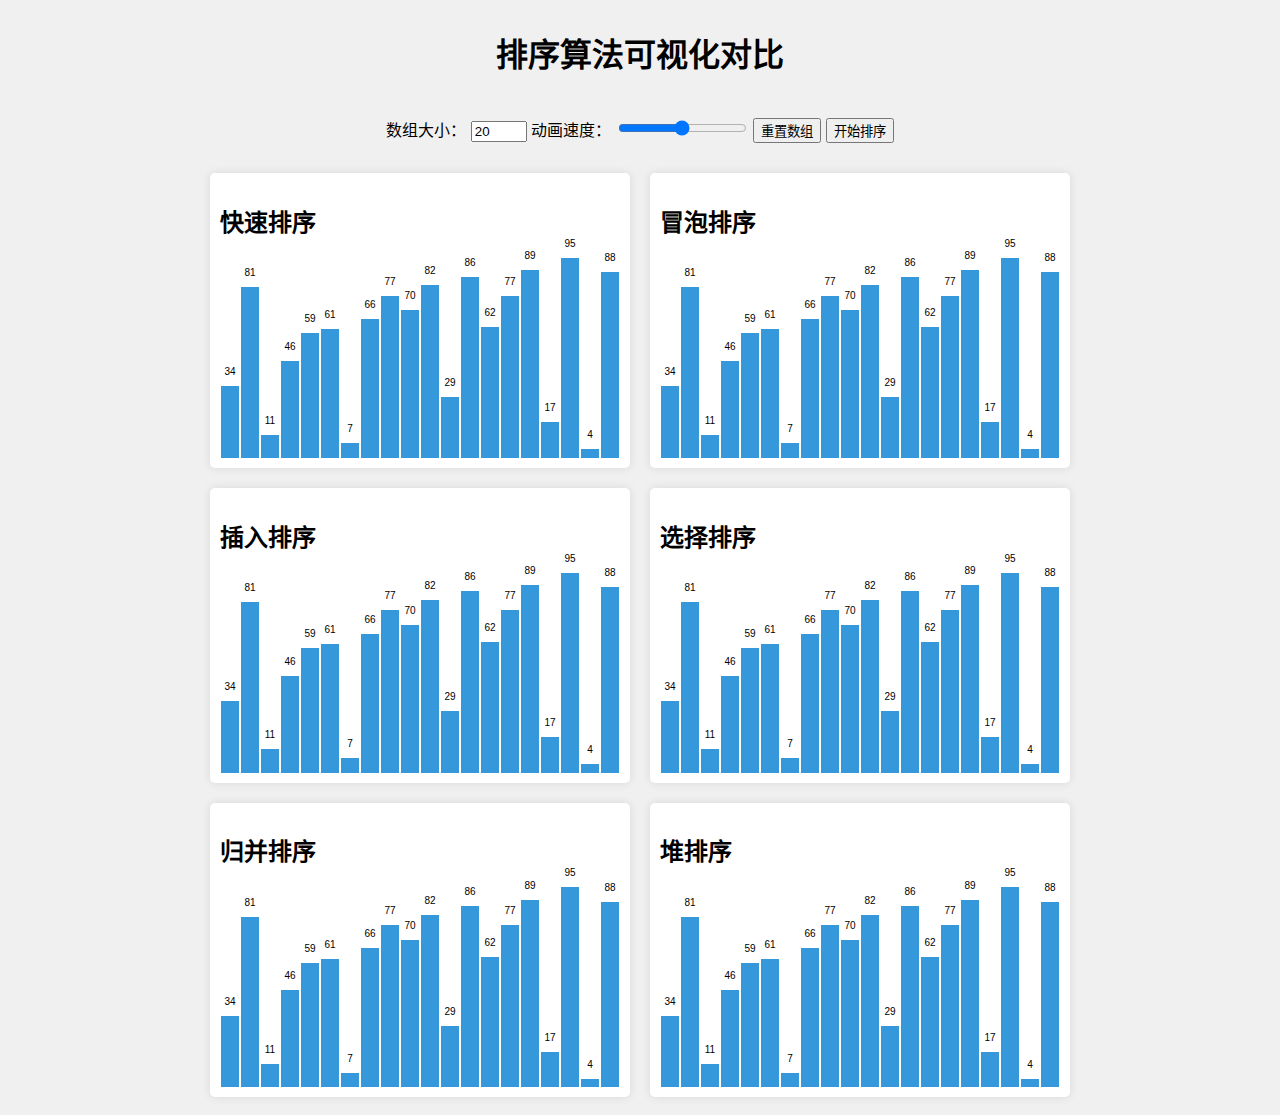
<file: code/all_sort.html>
<!DOCTYPE html>
<html lang="zh-CN">
<head>
    <meta charset="UTF-8">
    <meta name="viewport" content="width=device-width, initial-scale=1.0">
    <title>排序算法可视化对比</title>
    <style>
        body {
            font-family: Arial, sans-serif;
            display: flex;
            flex-direction: column;
            align-items: center;
            background-color: #f0f0f0;
        }
        .controls {
            margin: 20px 0;
        }
        .visualizations {
            display: flex;
            flex-wrap: wrap;
            justify-content: center;
        }
        .algorithm {
            margin: 10px;
            padding: 10px;
            background-color: white;
            border-radius: 5px;
            box-shadow: 0 0 10px rgba(0,0,0,0.1);
        }
        .array-container {
            display: flex;
            align-items: flex-end;
            height: 200px;
            width: 400px;
        }
        .bar {
            flex: 1;
            background-color: #3498db;
            margin: 0 1px;
            position: relative;
        }
        .bar span {
            position: absolute;
            top: -20px;
            left: 50%;
            transform: translateX(-50%);
            font-size: 10px;
        }
    </style>
</head>
<body>
    <h1>排序算法可视化对比</h1>
    <div class="controls">
        <label for="arraySize">数组大小：</label>
        <input type="number" id="arraySize" min="5" max="50" value="20">
        <label for="animationSpeed">动画速度：</label>
        <input type="range" id="animationSpeed" min="1" max="1000" value="500">
        <button onclick="initArrays()">重置数组</button>
        <button onclick="startSort()">开始排序</button>
    </div>
    <div class="visualizations">
        <div class="algorithm">
            <h2>快速排序</h2>
            <div id="quickSortArray" class="array-container"></div>
        </div>
        <div class="algorithm">
            <h2>冒泡排序</h2>
            <div id="bubbleSortArray" class="array-container"></div>
        </div>
        <div class="algorithm">
            <h2>插入排序</h2>
            <div id="insertionSortArray" class="array-container"></div>
        </div>
        <div class="algorithm">
            <h2>选择排序</h2>
            <div id="selectionSortArray" class="array-container"></div>
        </div>
        <div class="algorithm">
            <h2>归并排序</h2>
            <div id="mergeSortArray" class="array-container"></div>
        </div>
        <div class="algorithm">
            <h2>堆排序</h2>
            <div id="heapSortArray" class="array-container"></div>
        </div>
    </div>

    <script>
    let arrays = {};
    let arraySize = 20;
    let animationSpeed = 500;

    function initArrays() {
        const arraySizeInput = document.getElementById('arraySize');
        arraySize = arraySizeInput ? parseInt(arraySizeInput.value) || 20 : 20;
        const baseArray = Array.from({length: arraySize}, () => Math.floor(Math.random() * 100) + 1);
        arrays = {
            quickSort: [...baseArray],
            bubbleSort: [...baseArray],
            insertionSort: [...baseArray],
            selectionSort: [...baseArray],
            mergeSort: [...baseArray],
            heapSort: [...baseArray]
        };
        updateVisualizations();
    }

    function updateVisualizations() {
        for (let [algorithm, arr] of Object.entries(arrays)) {
            const arrayContainer = document.getElementById(`${algorithm}Array`);
            if (arrayContainer) {
                arrayContainer.innerHTML = '';
                const maxVal = Math.max(...arr);
                arr.forEach(val => {
                    const bar = document.createElement('div');
                    bar.className = 'bar';
                    bar.style.height = `${(val / maxVal) * 100}%`;
                    const span = document.createElement('span');
                    span.textContent = val;
                    bar.appendChild(span);
                    arrayContainer.appendChild(bar);
                });
            }
        }
    }

    async function startSort() {
        const speedInput = document.getElementById('animationSpeed');
        animationSpeed = speedInput ? 1000 - parseInt(speedInput.value) || 500 : 500;
        const sortPromises = [
            quickSort(arrays.quickSort, 0, arrays.quickSort.length - 1),
            bubbleSort(arrays.bubbleSort),
            insertionSort(arrays.insertionSort),
            selectionSort(arrays.selectionSort),
            mergeSort(arrays.mergeSort, 0, arrays.mergeSort.length - 1),
            heapSort(arrays.heapSort)
        ];
        await Promise.all(sortPromises);
        markSorted();
    }

    function markSorted() {
        for (let algorithm of Object.keys(arrays)) {
            const arrayContainer = document.getElementById(`${algorithm}Array`);
            if (arrayContainer) {
                Array.from(arrayContainer.children).forEach(bar => {
                    bar.style.backgroundColor = '#2ecc71';
                });
            }
        }
    }

    async function quickSort(arr, low, high) {
        if (low < high) {
            let pi = await partition(arr, low, high);
            await quickSort(arr, low, pi - 1);
            await quickSort(arr, pi + 1, high);
        }
    }

    async function partition(arr, low, high) {
        let pivot = arr[high];
        let i = low - 1;
        for (let j = low; j <= high - 1; j++) {
            await updateArray('quickSort', [j, high], 'compare');
            if (arr[j] < pivot) {
                i++;
                [arr[i], arr[j]] = [arr[j], arr[i]];
                await updateArray('quickSort', [i, j], 'swap');
            }
        }
        [arr[i + 1], arr[high]] = [arr[high], arr[i + 1]];
        await updateArray('quickSort', [i + 1, high], 'swap');
        return i + 1;
    }

    async function bubbleSort(arr) {
        let n = arr.length;
        for (let i = 0; i < n - 1; i++) {
            for (let j = 0; j < n - i - 1; j++) {
                await updateArray('bubbleSort', [j, j + 1], 'compare');
                if (arr[j] > arr[j + 1]) {
                    [arr[j], arr[j + 1]] = [arr[j + 1], arr[j]];
                    await updateArray('bubbleSort', [j, j + 1], 'swap');
                }
            }
        }
    }

    async function insertionSort(arr) {
        let n = arr.length;
        for (let i = 1; i < n; i++) {
            let key = arr[i];
            let j = i - 1;
            await updateArray('insertionSort', [i], 'compare');
            while (j >= 0 && arr[j] > key) {
                arr[j + 1] = arr[j];
                await updateArray('insertionSort', [j, j + 1], 'swap');
                j = j - 1;
            }
            arr[j + 1] = key;
            await updateArray('insertionSort');
        }
    }

    async function selectionSort(arr) {
        let n = arr.length;
        for (let i = 0; i < n - 1; i++) {
            let minIdx = i;
            for (let j = i + 1; j < n; j++) {
                await updateArray('selectionSort', [minIdx, j], 'compare');
                if (arr[j] < arr[minIdx]) {
                    minIdx = j;
                }
            }
            [arr[minIdx], arr[i]] = [arr[i], arr[minIdx]];
            await updateArray('selectionSort', [i, minIdx], 'swap');
        }
    }

    async function mergeSort(arr, l, r) {
        if (l >= r) {
            return;
        }
        let m = l + parseInt((r - l) / 2);
        await mergeSort(arr, l, m);
        await mergeSort(arr, m + 1, r);
        await merge(arr, l, m, r);
    }

    async function merge(arr, l, m, r) {
        let n1 = m - l + 1;
        let n2 = r - m;
        let L = new Array(n1);
        let R = new Array(n2);
        for (let i = 0; i < n1; i++) L[i] = arr[l + i];
        for (let j = 0; j < n2; j++) R[j] = arr[m + 1 + j];
        let i = 0, j = 0, k = l;
        while (i < n1 && j < n2) {
            await updateArray('mergeSort', [k], 'compare');
            if (L[i] <= R[j]) {
                arr[k] = L[i];
                i++;
            } else {
                arr[k] = R[j];
                j++;
            }
            await updateArray('mergeSort', [k], 'swap');
            k++;
        }
        while (i < n1) {
            arr[k] = L[i];
            await updateArray('mergeSort', [k], 'swap');
            i++;
            k++;
        }
        while (j < n2) {
            arr[k] = R[j];
            await updateArray('mergeSort', [k], 'swap');
            j++;
            k++;
        }
    }

    async function heapSort(arr) {
        let n = arr.length;
        for (let i = Math.floor(n / 2) - 1; i >= 0; i--)
            await heapify(arr, n, i);
        for (let i = n - 1; i > 0; i--) {
            [arr[0], arr[i]] = [arr[i], arr[0]];
            await updateArray('heapSort', [0, i], 'swap');
            await heapify(arr, i, 0);
        }
    }

    async function heapify(arr, n, i) {
        let largest = i;
        let l = 2 * i + 1;
        let r = 2 * i + 2;
        if (l < n && arr[l] > arr[largest])
            largest = l;
        if (r < n && arr[r] > arr[largest])
            largest = r;
        if (largest != i) {
            [arr[i], arr[largest]] = [arr[largest], arr[i]];
            await updateArray('heapSort', [i, largest], 'swap');
            await heapify(arr, n, largest);
        }
    }

    async function updateArray(algorithm, highlightIndices = [], operation = '') {
        const arrayContainer = document.getElementById(`${algorithm}Array`);
        if (arrayContainer) {
            const maxVal = Math.max(...arrays[algorithm]);
            Array.from(arrayContainer.children).forEach((bar, index) => {
                bar.style.height = `${(arrays[algorithm][index] / maxVal) * 100}%`;
                if (highlightIndices.includes(index)) {
                    bar.style.backgroundColor = operation === 'compare' ? '#f1c40f' : '#e74c3c';
                } else {
                    bar.style.backgroundColor = '#3498db';
                }
                bar.querySelector('span').textContent = arrays[algorithm][index];
            });
            await new Promise(resolve => setTimeout(resolve, animationSpeed));
        }
    }

    // 初始化数组
    document.addEventListener('DOMContentLoaded', initArrays);
    </script>
</body>
</html>
</file>
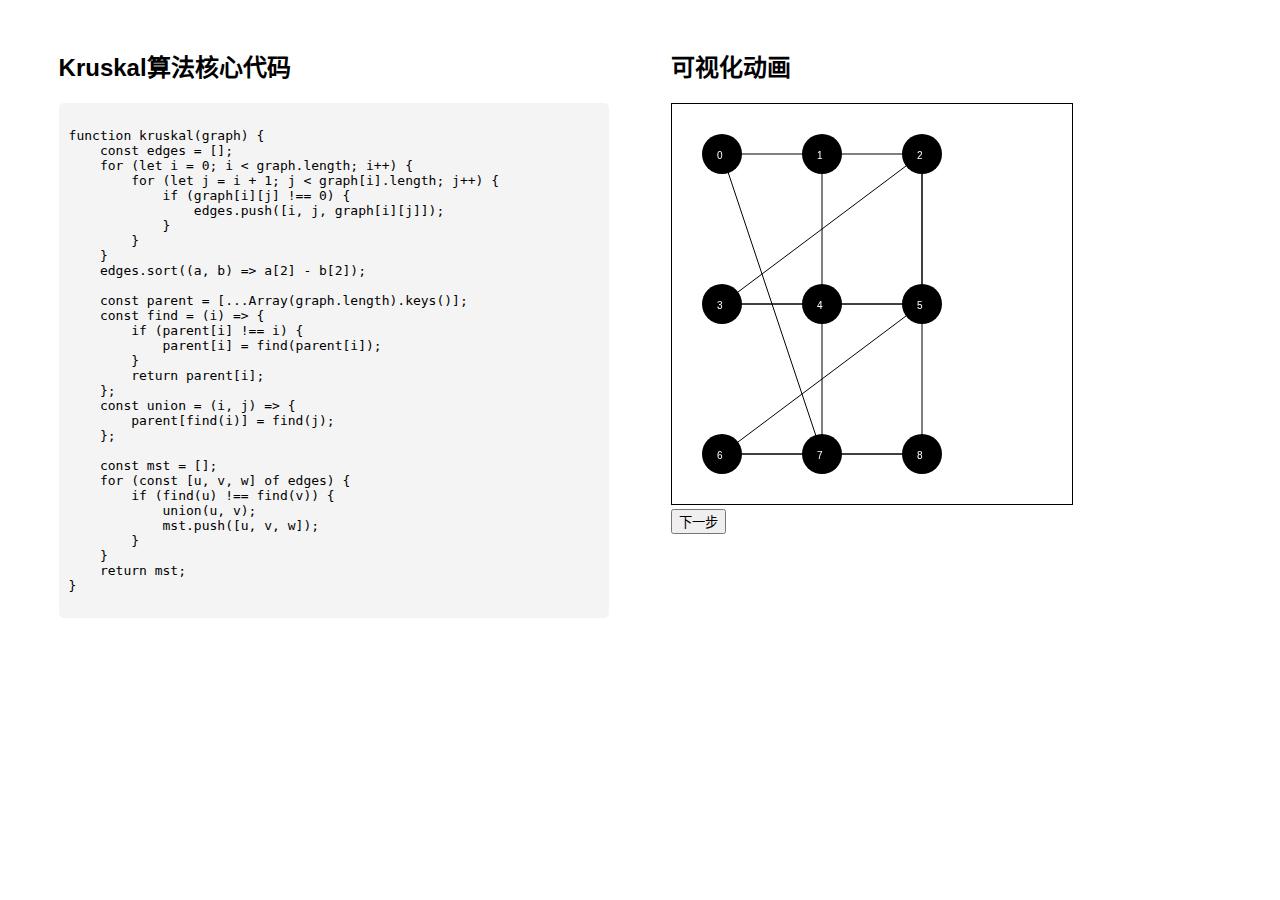
<file: code/kruskal.html>
<!DOCTYPE html>
<html lang="zh-CN">
<head>
    <meta charset="UTF-8">
    <meta name="viewport" content="width=device-width, initial-scale=1.0">
    <title>Kruskal算法可视化</title>
    <style>
        body {
            font-family: Arial, sans-serif;
            display: flex;
            justify-content: space-around;
            padding: 20px;
        }
        #code, #visualization {
            width: 45%;
        }
        pre {
            background-color: #f4f4f4;
            padding: 10px;
            border-radius: 5px;
        }
        canvas {
            border: 1px solid #000;
        }
    </style>
</head>
<body>
    <div id="code">
        <h2>Kruskal算法核心代码</h2>
        <pre><code>
function kruskal(graph) {
    const edges = [];
    for (let i = 0; i < graph.length; i++) {
        for (let j = i + 1; j < graph[i].length; j++) {
            if (graph[i][j] !== 0) {
                edges.push([i, j, graph[i][j]]);
            }
        }
    }
    edges.sort((a, b) => a[2] - b[2]);

    const parent = [...Array(graph.length).keys()];
    const find = (i) => {
        if (parent[i] !== i) {
            parent[i] = find(parent[i]);
        }
        return parent[i];
    };
    const union = (i, j) => {
        parent[find(i)] = find(j);
    };

    const mst = [];
    for (const [u, v, w] of edges) {
        if (find(u) !== find(v)) {
            union(u, v);
            mst.push([u, v, w]);
        }
    }
    return mst;
}
        </code></pre>
    </div>
    <div id="visualization">
        <h2>可视化动画</h2>
        <canvas id="canvas" width="400" height="400"></canvas>
        <br>
        <button id="nextStep">下一步</button>
    </div>

    <script>
        const canvas = document.getElementById('canvas');
        const ctx = canvas.getContext('2d');
        const graph = [
            [0, 4, 0, 0, 0, 0, 0, 8, 0],
            [4, 0, 8, 0, 0, 0, 0, 11, 0],
            [0, 8, 0, 7, 0, 4, 0, 0, 2],
            [0, 0, 7, 0, 9, 14, 0, 0, 0],
            [0, 0, 0, 9, 0, 10, 0, 0, 0],
            [0, 0, 4, 14, 10, 0, 2, 0, 0],
            [0, 0, 0, 0, 0, 2, 0, 1, 6],
            [8, 11, 0, 0, 0, 0, 1, 0, 7],
            [0, 0, 2, 0, 0, 0, 6, 7, 0]
        ];

        const positions = [
            [50, 50], [150, 50], [250, 50],
            [50, 200], [150, 200], [250, 200],
            [50, 350], [150, 350], [250, 350]
        ];

        function kruskal(graph) {
            const edges = [];
            for (let i = 0; i < graph.length; i++) {
                for (let j = i + 1; j < graph[i].length; j++) {
                    if (graph[i][j] !== 0) {
                        edges.push([i, j, graph[i][j]]);
                    }
                }
            }
            edges.sort((a, b) => a[2] - b[2]);

            const parent = [...Array(graph.length).keys()];
            const find = (i) => {
                if (parent[i] !== i) {
                    parent[i] = find(parent[i]);
                }
                return parent[i];
            };
            const union = (i, j) => {
                parent[find(i)] = find(j);
            };

            const mst = [];
            for (const [u, v, w] of edges) {
                if (find(u) !== find(v)) {
                    union(u, v);
                    mst.push([u, v, w]);
                }
            }
            return mst;
        }

        function drawGraph() {
            ctx.clearRect(0, 0, canvas.width, canvas.height);
            for (let i = 0; i < graph.length; i++) {
                for (let j = i + 1; j < graph[i].length; j++) {
                    if (graph[i][j] !== 0) {
                        ctx.beginPath();
                        ctx.moveTo(...positions[i]);
                        ctx.lineTo(...positions[j]);
                        ctx.stroke();
                    }
                }
            }
            for (let i = 0; i < positions.length; i++) {
                ctx.beginPath();
                ctx.arc(...positions[i], 20, 0, 2 * Math.PI);
                ctx.fill();
                ctx.fillStyle = 'white';
                ctx.fillText(i.toString(), positions[i][0] - 5, positions[i][1] + 5);
                ctx.fillStyle = 'black';
            }
        }

        let mstEdges = [];
        let currentStep = 0;

        function nextStep() {
            if (currentStep === 0) {
                mstEdges = kruskal(graph);
            }
            if (currentStep < mstEdges.length) {
                drawGraph();
                for (let i = 0; i <= currentStep; i++) {
                    const [u, v] = mstEdges[i];
                    ctx.beginPath();
                    ctx.strokeStyle = 'red';
                    ctx.lineWidth = 3;
                    ctx.moveTo(...positions[u]);
                    ctx.lineTo(...positions[v]);
                    ctx.stroke();
                    ctx.strokeStyle = 'black';
                    ctx.lineWidth = 1;
                }
                currentStep++;
            }
        }

        document.getElementById('nextStep').addEventListener('click', nextStep);
        drawGraph();
    </script>
</body>
</html>
</file>
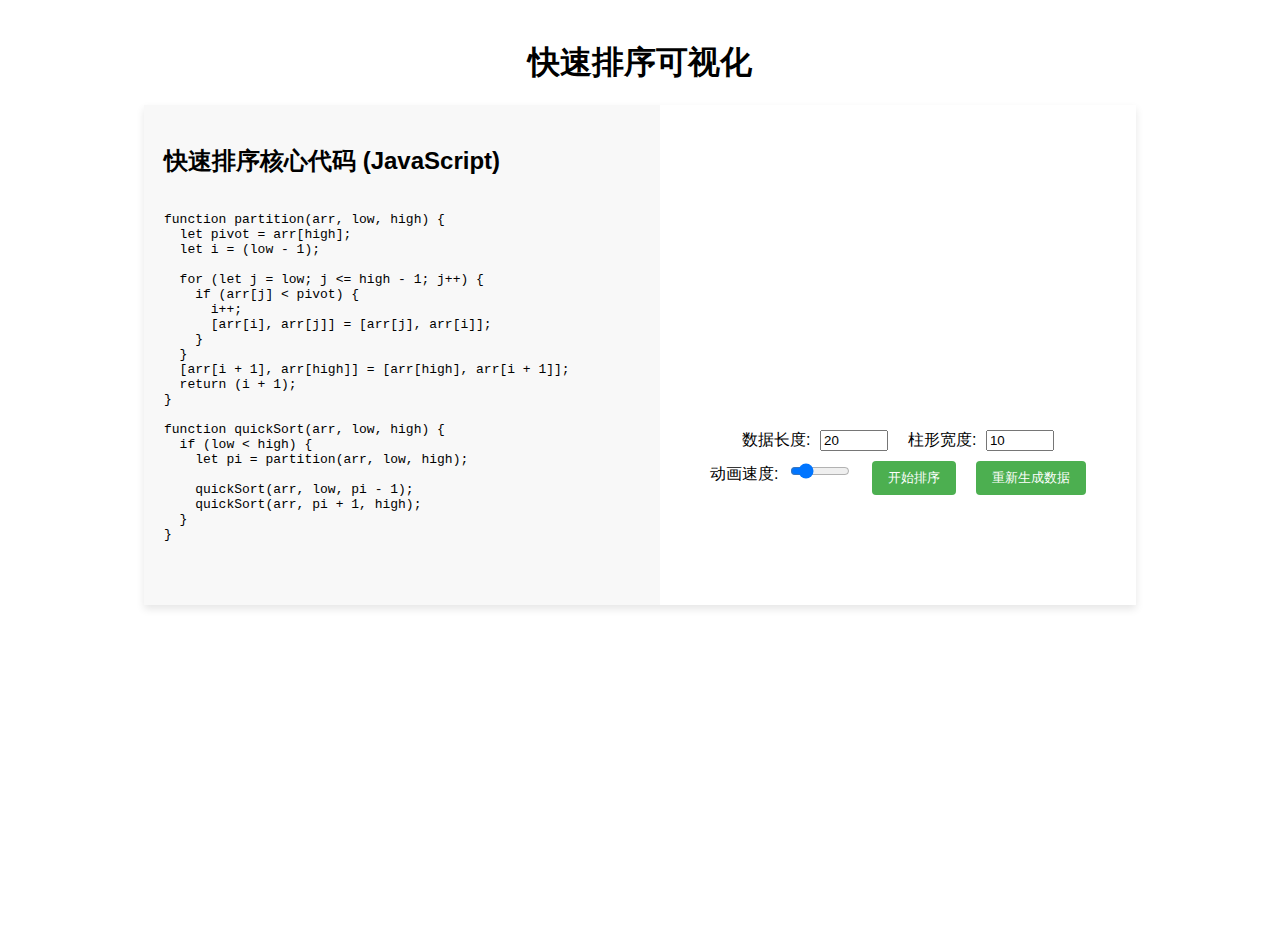
<file: code/tt.html>
<!DOCTYPE html>
<html lang="en">
<head>
  <meta charset="UTF-8">
  <meta name="viewport" content="width=device-width, initial-scale=1.0">
  <title>快速排序可视化</title>
  <style>
    body {
      font-family: sans-serif;
      display: flex;
      flex-direction: column;
      align-items: center;
      min-height: 100vh;
      margin: 0;
      padding: 20px;
    }

    h1 {
      margin-bottom: 20px;
    }

    .container {
      display: flex;
      width: 80%;
      margin-bottom: 20px;
      box-shadow: 0 4px 8px rgba(0, 0, 0, 0.1);
    }

    .code {
      width: 50%;
      padding: 20px;
      background-color: #f8f8f8;
    }

    .visualization-container {
      width: 50%;
      display: flex;
      flex-direction: column;
    }

    .visualization {
      height: 300px;
      background-color: #ffffff;
      display: flex;
      justify-content: center;
      align-items: center;
    }

    .bar {
      fill: steelblue;
    }

    .bar-comparing {
      fill: orange;
    }

    .bar-swapping {
      fill: red;
    }

    .bar-text {
      font-size: 10px;
      fill: white;
      text-anchor: middle;
    }

    .controls {
      display: flex;
      flex-wrap: wrap; /* 允许换行 */
      justify-content: center;
      margin-top: 20px;
    }

    .controls div {
      margin: 5px 10px; /* 调整间距 */
    }

    .controls button {
      padding: 8px 16px;
      background-color: #4CAF50;
      color: white;
      border: none;
      border-radius: 4px;
      cursor: pointer;
    }

    .controls label {
      margin-right: 5px;
    }

    .controls input[type="number"],
    .controls input[type="range"] {
      width: 60px;
    }
  </style>
</head>
<body>

  <h1>快速排序可视化</h1>

  <div class="container">
    <div class="code">
      <h2>快速排序核心代码 (JavaScript)</h2>
      <pre>
        <code>
function partition(arr, low, high) {
  let pivot = arr[high];
  let i = (low - 1); 

  for (let j = low; j <= high - 1; j++) {
    if (arr[j] < pivot) {
      i++; 
      [arr[i], arr[j]] = [arr[j], arr[i]];
    }
  }
  [arr[i + 1], arr[high]] = [arr[high], arr[i + 1]];
  return (i + 1);
}

function quickSort(arr, low, high) {
  if (low < high) {
    let pi = partition(arr, low, high);

    quickSort(arr, low, pi - 1);
    quickSort(arr, pi + 1, high);
  }
}
        </code>
      </pre>
    </div>
    <div class="visualization-container">
      <div class="visualization">
        <svg id="visualization-svg"></svg>
      </div>
      <div class="controls">
        <div>
          <label for="data-length">数据长度:</label>
          <input type="number" id="data-length" value="20" min="5" max="100">
        </div>
        <div>
          <label for="bar-width">柱形宽度:</label>
          <input type="number" id="bar-width" value="10" min="1" max="20">
        </div>
        <div>
          <label for="animation-speed">动画速度:</label>
          <input type="range" id="animation-speed" value="100" min="10" max="500">
        </div>
        <div> <button id="start-button">开始排序</button> </div>
        <div> <button id="reset-button">重新生成数据</button> </div>
      </div>
    </div>
  </div>

  <script src="https://d3js.org/d3.v5.min.js"></script>
  <script>
    // 可视化代码 (使用 D3.js)
    const svg = d3.select("#visualization-svg");
    const width = +svg.style("width").replace("px", "");
    const height = +svg.style("height").replace("px", "");

    let data = [];
    let dataLengthInput = document.getElementById("data-length");
    let barWidthInput = document.getElementById("bar-width");
    let animationSpeedInput = document.getElementById("animation-speed");
    let startButton = document.getElementById("start-button");
    let resetButton = document.getElementById("reset-button");

    function generateData() {
      data = Array.from({length: dataLengthInput.value}, () => Math.floor(Math.random() * 100));
    }

    generateData();
    render(data);

    // 初始化柱状图
    function render(data, comparingIndex = -1, swappingIndices = []) {
      svg.selectAll("*").remove();

      const barWidth = parseInt(barWidthInput.value);
      const xScale = d3.scaleBand()
        .domain(d3.range(data.length))
        .range([0, width])
        .padding(0.1);

      const yScale = d3.scaleLinear()
        .domain([0, d3.max(data)])
        .range([0, height]);

      svg.selectAll(".bar")
        .data(data)
        .enter().append("rect")
        .attr("class", "bar")
        .attr("x", (d, i) => xScale(i))
        .attr("y", (d) => height - yScale(d))
        .attr("width", barWidth) // 使用 barWidth 变量设置宽度
        .attr("height", (d) => yScale(d))
        .attr("fill", (d, i) => {
          if (swappingIndices.includes(i)) {
            return "red"; // 交换中的元素
          } else if (i === comparingIndex) {
            return "orange"; // 比较中的元素
          } else {
            return "steelblue"; // 默认颜色
          }
        });

      // 添加数值显示
      svg.selectAll(".bar-text")
        .data(data)
        .enter().append("text")
        .attr("class", "bar-text")
        .attr("x", (d, i) => xScale(i) + barWidth / 2)
        .attr("y", (d) => height - yScale(d) + 15)
        .text((d) => d);
    }

    // 调用快速排序并更新可视化
    async function visualizeQuickSort() {
      async function quickSortVisual(arr, low, high) {
        if (low < high) {
          let pi = await partitionVisual(arr, low, high);

          await quickSortVisual(arr, low, pi - 1);
          await quickSortVisual(arr, pi + 1, high);
        }
      }

      async function partitionVisual(arr, low, high) {
        let pivot = arr[high];
        let i = (low - 1);

        for (let j = low; j <= high - 1; j++) {
          render(arr, j, [i + 1, high]); // 高亮比较和交换的元素
          await sleep(animationSpeedInput.value);
          if (arr[j] < pivot) {
            i++;
            [arr[i], arr[j]] = [arr[j], arr[i]];
            render(arr, j, [i, j]); // 高亮交换的元素
            await sleep(animationSpeedInput.value);
          }
        }
        [arr[i + 1], arr[high]] = [arr[high], arr[i + 1]];
        render(arr, -1, [i + 1, high]); // 高亮交换的元素
        await sleep(animationSpeedInput.value);
        return (i + 1);
      }

      function sleep(ms) {
        return new Promise(resolve => setTimeout(resolve, ms));
      }

      await quickSortVisual(data, 0, data.length - 1);
    }

    // 监听按钮点击事件
    startButton.addEventListener("click", visualizeQuickSort);

    resetButton.addEventListener("click", () => {
      generateData();
      render(data);
    });

    // 监听柱形宽度变化
    barWidthInput.addEventListener("change", () => {
      render(data);
    });
  </script>

</body>
</html>
</file>
